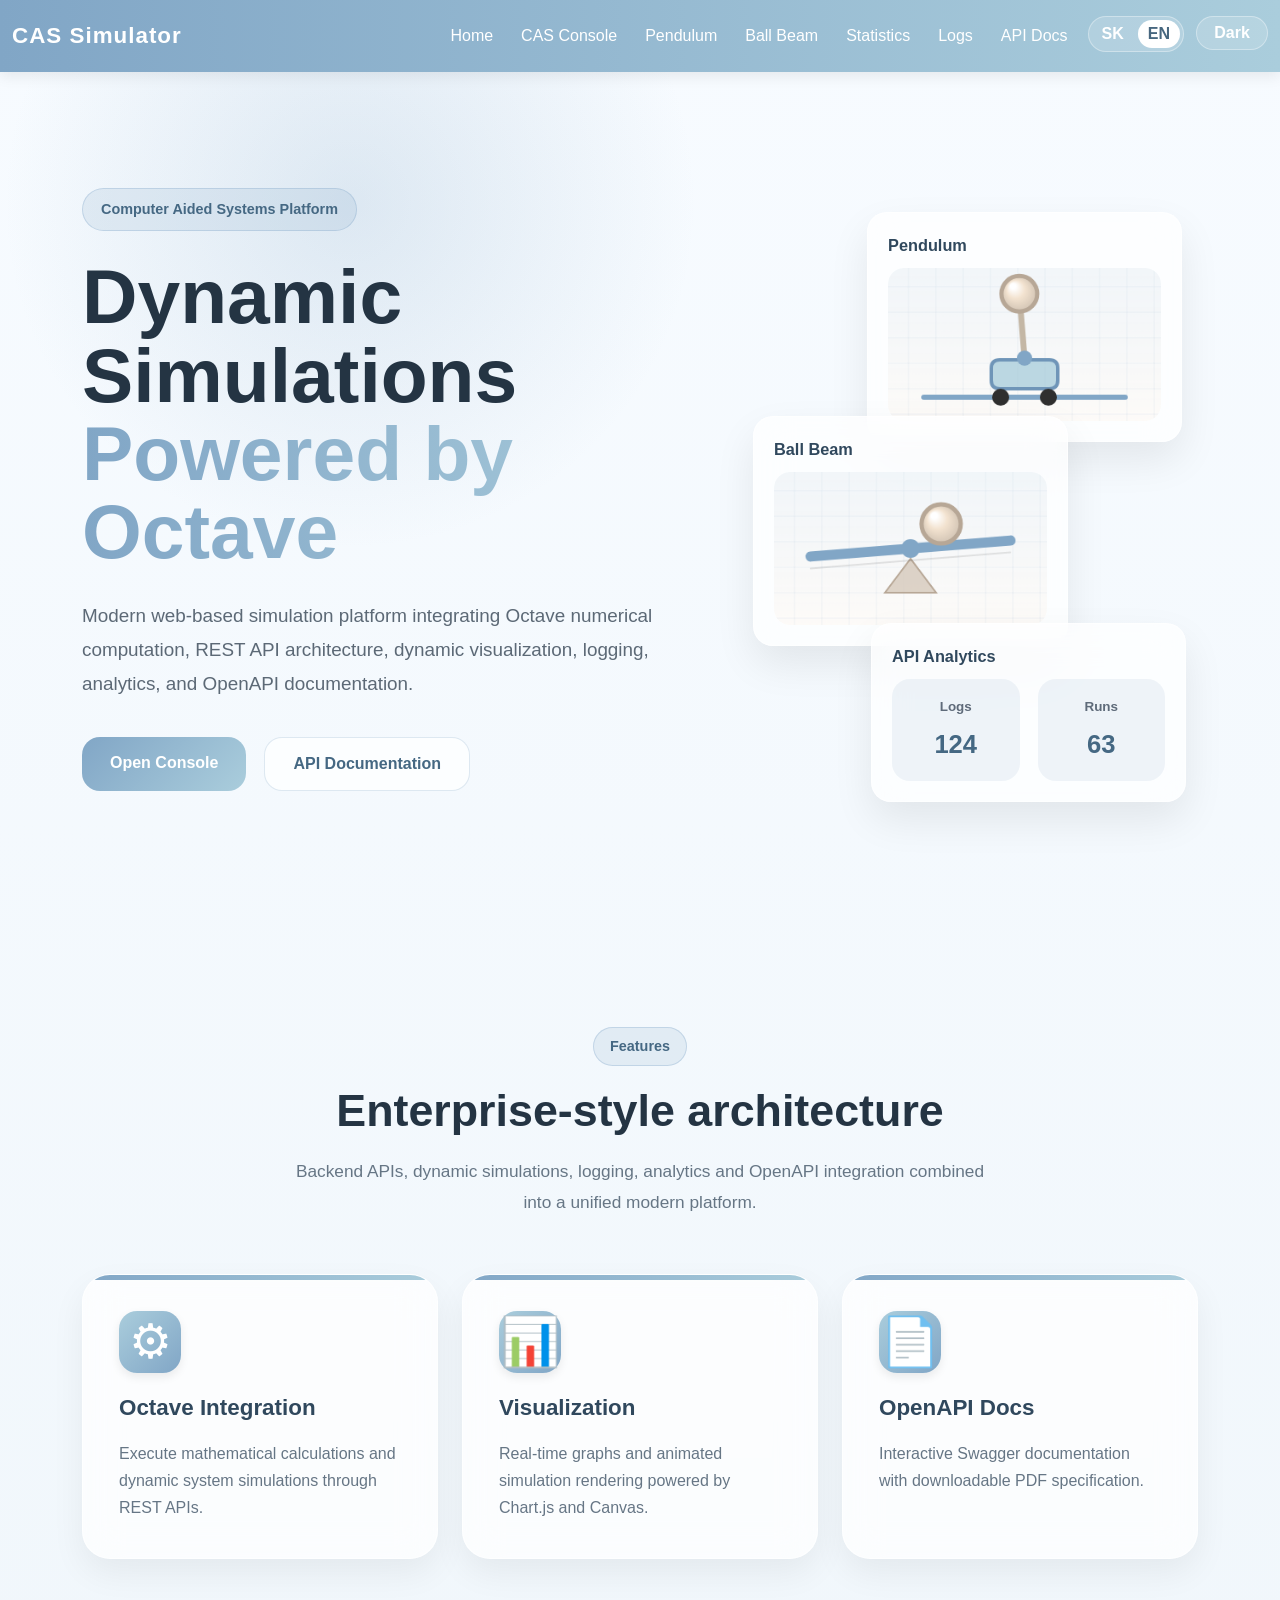
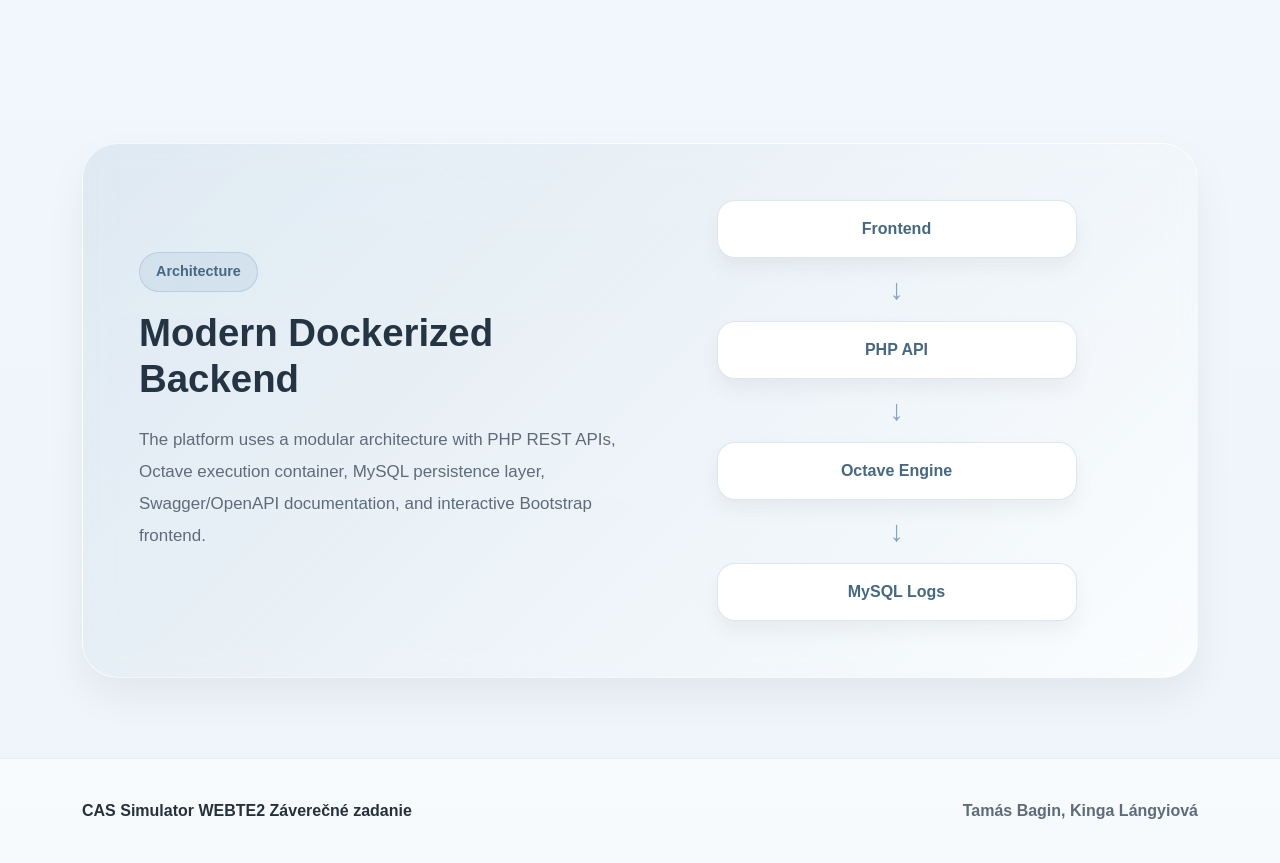
<file: frontend/index.html>
<!DOCTYPE html>
<html lang="en">
<head>

    <meta charset="UTF-8">
    <meta name="viewport" content="width=device-width, initial-scale=1.0">

    <title data-i18n-title="home.title">CAS Simulator</title>

    <link
            href="https://cdn.jsdelivr.net/npm/bootstrap@5.3.7/dist/css/bootstrap.min.css"
            rel="stylesheet"
    >

    <link rel="stylesheet" href="css/style.css">

</head>

<body class="home-body">

<nav class="navbar navbar-expand-lg navbar-dark bg-dark">

    <div class="container-fluid">

        <a
                class="navbar-brand"
                href="index.html"
        >
            CAS Simulator
        </a>

        <button
                class="navbar-toggler"
                type="button"
                data-bs-toggle="collapse"
                data-bs-target="#navbarNav"
        >
            <span class="navbar-toggler-icon"></span>
        </button>

        <div
                class="collapse navbar-collapse"
                id="navbarNav"
        >

            <ul class="navbar-nav ms-auto">

                <li class="nav-item">
                    <a
                            class="nav-link active"
                            href="index.html"
                            data-i18n="nav.home"
                    >
                        Home
                    </a>
                </li>

                <li class="nav-item">
                    <a
                            class="nav-link"
                            href="pages/console.html"
                            data-i18n="nav.console"
                    >
                        CAS Console
                    </a>
                </li>

                <li class="nav-item">
                    <a
                            class="nav-link"
                            href="pages/pendulum.html"
                            data-i18n="nav.pendulum"
                    >
                        Pendulum
                    </a>
                </li>

                <li class="nav-item">
                    <a
                            class="nav-link"
                            href="pages/ballbeam.html"
                            data-i18n="nav.ballbeam"
                    >
                        Ball Beam
                    </a>
                </li>

                <li class="nav-item">
                    <a
                            class="nav-link"
                            href="pages/stats.html"
                            data-i18n="nav.stats"
                    >
                        Statistics
                    </a>
                </li>

                <li class="nav-item">
                    <a
                            class="nav-link"
                            href="pages/logs.html"
                            data-i18n="nav.logs"
                    >
                        Logs
                    </a>
                </li>

                <li class="nav-item">
                    <a
                            class="nav-link"
                            href="pages/docs.html"
                            data-i18n="nav.docs"
                    >
                        API Docs
                    </a>
                </li>

                <li class="nav-item">
                    <div class="language-switcher">
                        <button class="language-button" type="button" data-lang="sk" data-i18n="lang.sk">SK</button>
                        <button class="language-button" type="button" data-lang="en" data-i18n="lang.en">EN</button>
                    </div>
                </li>

            </ul>

        </div>

    </div>

</nav>

<section class="hero-section">

    <div class="hero-background-glow"></div>

    <div class="container">

        <div class="row align-items-center min-vh-75">

            <div class="col-lg-7">

                <div class="hero-content">

                    <div class="hero-badge" data-i18n="home.heroBadge">
                        Computer Aided Systems Platform
                    </div>

                    <h1 class="hero-title">
                        <span data-i18n="home.heroTitle">Dynamic Simulations</span>
                        <span
                                class="hero-gradient-text"
                                data-i18n="home.heroTitleAccent"
                        >
                            Powered by Octave
                        </span>
                    </h1>

                    <p class="hero-description" data-i18n="home.heroDescription">

                        Modern web-based simulation platform integrating Octave numerical computation, REST API architecture, dynamic visualization, logging, analytics, and OpenAPI documentation.

                    </p>

                    <div class="hero-actions">

                        <a
                                href="pages/console.html"
                                class="btn hero-btn-primary"
                                data-i18n="home.openConsole"
                        >
                            Open Console
                        </a>

                        <a
                                href="pages/docs.html"
                                class="btn hero-btn-secondary"
                                data-i18n="home.apiDocumentation"
                        >
                            API Documentation
                        </a>

                    </div>

                </div>

            </div>

            <div class="col-lg-5">

                <div class="hero-visual">

                    <div class="floating-card floating-card-1">

                        <div class="floating-card-title" data-i18n="nav.pendulum">
                            Pendulum
                        </div>

                        <canvas
                                id="homePendulumPreview"
                                class="home-preview-canvas"
                                width="320"
                                height="180"
                        ></canvas>

                    </div>

                    <div class="floating-card floating-card-2">

                        <div class="floating-card-title" data-i18n="nav.ballbeam">
                            Ball Beam
                        </div>

                        <canvas
                                id="homeBallBeamPreview"
                                class="home-preview-canvas"
                                width="320"
                                height="180"
                        ></canvas>

                    </div>

                    <div class="floating-card floating-card-3">

                        <div class="floating-card-title" data-i18n="home.apiAnalytics">
                            API Analytics
                        </div>

                        <div class="mini-stats">

                            <div class="mini-stat">
                                <span data-i18n="nav.logs">Logs</span>
                                <strong>124</strong>
                            </div>

                            <div class="mini-stat">
                                <span data-i18n="home.runs">Runs</span>
                                <strong>63</strong>
                            </div>

                        </div>

                    </div>

                </div>

            </div>

        </div>

    </div>

</section>

<section class="features-section">

    <div class="container">

        <div class="section-header">

            <div class="section-badge" data-i18n="home.featuresBadge">
                Features
            </div>

            <h2 class="section-title" data-i18n="home.featuresTitle">
                Enterprise-style architecture
            </h2>

            <p class="section-description" data-i18n="home.featuresDescription">

                Backend APIs, dynamic simulations, logging, analytics and OpenAPI integration combined into a unified modern platform.

            </p>

        </div>

        <div class="row">

            <div class="col-lg-4 mb-4">

                <div class="feature-card">

                    <div class="feature-icon">
                        ⚙
                    </div>

                    <h3 class="feature-title" data-i18n="home.octaveIntegrationTitle">
                        Octave Integration
                    </h3>

                    <p class="feature-description" data-i18n="home.octaveIntegrationText">

                        Execute mathematical calculations and dynamic system simulations through REST APIs.

                    </p>

                </div>

            </div>

            <div class="col-lg-4 mb-4">

                <div class="feature-card">

                    <div class="feature-icon">
                        📊
                    </div>

                    <h3 class="feature-title" data-i18n="home.visualizationTitle">
                        Visualization
                    </h3>

                    <p class="feature-description" data-i18n="home.visualizationText">

                        Real-time graphs and animated simulation rendering powered by Chart.js and Canvas.

                    </p>

                </div>

            </div>

            <div class="col-lg-4 mb-4">

                <div class="feature-card">

                    <div class="feature-icon">
                        📄
                    </div>

                    <h3 class="feature-title" data-i18n="home.openapiTitle">
                        OpenAPI Docs
                    </h3>

                    <p class="feature-description" data-i18n="home.openapiText">

                        Interactive Swagger documentation with downloadable PDF specification.

                    </p>

                </div>

            </div>

        </div>

    </div>

</section>

<section class="architecture-section">

    <div class="container">

        <div class="architecture-card">

            <div class="row align-items-center">

                <div class="col-lg-6">

                    <div class="section-badge" data-i18n="home.architectureBadge">
                        Architecture
                    </div>

                    <h2 class="architecture-title" data-i18n="home.architectureTitle">
                        Modern Dockerized Backend
                    </h2>

                    <p class="architecture-description" data-i18n="home.architectureDescription">

                        The platform uses a modular architecture with PHP REST APIs, Octave execution container, MySQL persistence layer, Swagger/OpenAPI documentation, and interactive Bootstrap frontend.

                    </p>

                </div>

                <div class="col-lg-6">

                    <div class="architecture-diagram">

                        <div class="arch-node">
                            Frontend
                        </div>

                        <div class="arch-arrow">
                            ↓
                        </div>

                        <div class="arch-node">
                            PHP API
                        </div>

                        <div class="arch-arrow">
                            ↓
                        </div>

                        <div class="arch-node">
                            Octave Engine
                        </div>

                        <div class="arch-arrow">
                            ↓
                        </div>

                        <div class="arch-node">
                            MySQL Logs
                        </div>

                    </div>

                </div>

            </div>

        </div>

    </div>

</section>

<footer class="footer-section">

    <div class="container">

        <div class="footer-content">

            <div class="footer-title">
                CAS Simulator WEBTE2 Záverečné zadanie
            </div>

            <div class="footer-authors">
                Tamás Bagin, Kinga Lángyiová
            </div>

        </div>

    </div>

</footer>

<script src="https://cdn.jsdelivr.net/npm/bootstrap@5.3.7/dist/js/bootstrap.bundle.min.js"></script>
<script src="js/loading.js"></script>
<script src="js/translations.js"></script>
<script src="js/i18n.js"></script>
<script src="js/theme.js"></script>
<script src="js/toast.js"></script>
<script src="js/home.js"></script>

</body>
</html>
</file>
<file: frontend/css/style.css>
:root {
    --primary-blue: #81A6C6;
    --accent-blue: #81A6C6;
    --secondary-blue: #AACDDC;
    --soft-beige: #F3E3D0;
    --warm-brown: #D2C4B4;
    --dark-text: #26313b;
    --muted-text: #657487;
    --light-bg: #fbfaf8;
}

body {
    min-height: 100vh;
    color: var(--dark-text);
    font-family: "Segoe UI", Arial, sans-serif;
    background:
            linear-gradient(
                    135deg,
                    #f8f0e7,
                    #ffffff 52%,
                    #eef6f8
            );
}

/* Navbar */

.navbar {
    padding-top: 14px;
    padding-bottom: 14px;
    background:
            linear-gradient(
                    90deg,
                    var(--primary-blue),
                    var(--secondary-blue)
            ) !important;
    box-shadow:
            0 4px 14px rgba(0,0,0,0.08);
}

.navbar-brand {
    font-size: 1.4rem;
    font-weight: 700;
    letter-spacing: 1px;
}

.nav-link {
    margin-left: 12px;
    color: white !important;
    font-weight: 500;
    transition: all 0.2s ease;
}

.nav-link:hover {
    transform: translateY(-2px);
    opacity: 0.85;
}

.language-switcher {
    display: inline-flex;
    align-items: center;
    gap: 4px;
    margin-left: 12px;
    padding: 3px;
    border: 1px solid rgba(255,255,255,0.35);
    border-radius: 999px;
    background: rgba(255,255,255,0.16);
}

.language-button {
    min-width: 42px;
    padding: 6px 10px;
    border: 0;
    border-radius: 999px;
    color: white;
    background: transparent;
    font-weight: 700;
    line-height: 1;
}

.language-button.active {
    color: #47677f;
    background: white;
}

.theme-toggle {
    min-width: 72px;
    margin-left: 12px;
    padding: 8px 14px;
    border: 1px solid rgba(255,255,255,0.35);
    border-radius: 999px;
    color: white;
    background: rgba(255,255,255,0.16);
    font-weight: 800;
    line-height: 1;
}

.theme-toggle:hover {
    background: rgba(255,255,255,0.26);
}

.language-select {
    min-width: 78px;
    border: 1px solid rgba(255,255,255,0.35);
    border-radius: 999px;
    color: #47677f;
    background-color: rgba(255,255,255,0.9);
    font-weight: 800;
}

/* Dark theme */

body.dark-theme {
    --dark-text: #e8edf3;
    --muted-text: #a8b5c3;
    --light-bg: #101820;
    color: var(--dark-text);
    background:
            linear-gradient(
                    135deg,
                    #0f151c,
                    #172431 52%,
                    #101820
            );
}

body.dark-theme.home-body {
    background:
            linear-gradient(
                    135deg,
                    #0f151c,
                    #172431 52%,
                    #101820
            );
}

body.dark-theme .navbar {
    background:
            linear-gradient(
                    90deg,
                    #263b4d,
                    #38566d
            ) !important;
    box-shadow:
            0 4px 18px rgba(0,0,0,0.32);
}

body.dark-theme .hero-card,
body.dark-theme .simulation-panel,
body.dark-theme .feature-card,
body.dark-theme .stat-card,
body.dark-theme .architecture-card,
body.dark-theme .floating-card {
    border-color: rgba(255,255,255,0.10);
    background:
            linear-gradient(
                    145deg,
                    rgba(29,42,54,0.94),
                    rgba(20,30,40,0.88)
            );
    box-shadow:
            0 18px 40px rgba(0,0,0,0.34);
}

body.dark-theme .hero-top-line {
    background:
            linear-gradient(
                    90deg,
                    #6f95b8,
                    #81A6C6,
                    #8d7f70
            );
}

body.dark-theme .main-title,
body.dark-theme .console-title,
body.dark-theme .output-title,
body.dark-theme .simulation-panel h4,
body.dark-theme .feature-title,
body.dark-theme .stat-label,
body.dark-theme .section-title,
body.dark-theme .architecture-title,
body.dark-theme .floating-card-title,
body.dark-theme .hero-title {
    color: #e8edf3;
}

body.dark-theme .main-subtitle,
body.dark-theme .feature-text,
body.dark-theme .feature-description,
body.dark-theme .stat-description,
body.dark-theme .section-description,
body.dark-theme .architecture-description,
body.dark-theme .hero-description,
body.dark-theme .footer-content {
    color: #a8b5c3;
}

body.dark-theme .hero-badge,
body.dark-theme .section-badge,
body.dark-theme .simulation-status,
body.dark-theme .quick-example-btn,
body.dark-theme .btn-outline-secondary,
body.dark-theme .language-select {
    border-color: rgba(129,166,198,0.30);
    color: #d7e5f2;
    background: rgba(129,166,198,0.14);
}

body.dark-theme .language-button.active,
body.dark-theme .theme-toggle {
    color: #d7e5f2;
    background: rgba(129,166,198,0.22);
}

body.dark-theme .form-control,
body.dark-theme .command-input,
body.dark-theme textarea.form-control {
    border-color: rgba(129,166,198,0.34);
    color: #e8edf3;
    background: rgba(13,21,29,0.78);
}

body.dark-theme .form-control::placeholder,
body.dark-theme .command-input::placeholder {
    color: #8190a0;
}

body.dark-theme .console-box {
    border-color: rgba(129,166,198,0.24);
    color: #e8edf3;
    background:
            linear-gradient(
                    180deg,
                    rgba(13,21,29,0.88),
                    rgba(20,30,40,0.88)
            );
    box-shadow:
            0 14px 30px rgba(0,0,0,0.24);
}

body.dark-theme .console-muted,
body.dark-theme .quick-title,
body.dark-theme .console-label,
body.dark-theme .log-command {
    color: #a8b5c3;
}

body.dark-theme canvas,
body.dark-theme .home-preview-canvas {
    background: #162230;
}

body.dark-theme .custom-table thead th {
    color: #a8b5c3;
}

body.dark-theme .custom-table tbody tr {
    background: rgba(21,32,43,0.84);
}

body.dark-theme .custom-table tbody td {
    color: #e8edf3;
}

body.dark-theme .status-badge.success,
body.dark-theme .animation-type-badge {
    color: #d7e5f2;
    background: rgba(129,166,198,0.22);
}

body.dark-theme .animation-type-badge.ball,
body.dark-theme .animation-type-badge.ball-beam-badge {
    color: #ead9c6;
    background: rgba(210,196,180,0.20);
}

body.dark-theme .footer-section {
    background: rgba(11,17,24,0.72);
}

body.dark-theme .footer-title {
    color: #e8edf3;
}

body.dark-theme .footer-subtitle,
body.dark-theme .footer-authors {
    color: #a8b5c3;
}

body.dark-theme .docs-frame-wrapper,
body.dark-theme #swagger-ui,
body.dark-theme #swagger-ui .swagger-ui {
    background: #111b26;
    color: #e8edf3;
}

/* Home landing */

.home-body {
    background:
            linear-gradient(
                    135deg,
                    #f8f0e7,
                    #ffffff 52%,
                    #eef6f8
            );
}

.hero-section {
    position: relative;
    overflow: hidden;
    padding: 96px 0 78px;
}

.hero-background-glow {
    position: absolute;
    inset: 0;
    pointer-events: none;
    background:
            radial-gradient(circle at 82% 20%, rgba(129,166,198,0.24), transparent 34%),
            radial-gradient(circle at 20% 88%, rgba(210,196,180,0.24), transparent 32%);
}

.min-vh-75 {
    min-height: 75vh;
}

.hero-content {
    position: relative;
    z-index: 1;
}

.hero-badge,
.section-badge {
    display: inline-flex;
    align-items: center;
    margin-bottom: 18px;
    padding: 8px 14px;
    border: 1px solid rgba(129,166,198,0.32);
    border-radius: 999px;
    color: #47677f;
    background: rgba(255,255,255,0.72);
    font-size: 0.9rem;
    font-weight: 800;
}

.hero-title {
    max-width: 760px;
    margin-bottom: 26px;
    color: var(--dark-text);
    font-size: clamp(3rem, 6vw, 5.8rem);
    font-weight: 900;
    line-height: 1.02;
}

.hero-gradient-text {
    display: block;
    color: var(--primary-blue);
}

.hero-description {
    max-width: 720px;
    margin-bottom: 34px;
    color: #5f6b7a;
    font-size: 1.25rem;
    line-height: 1.65;
}

.hero-actions {
    display: flex;
    flex-wrap: wrap;
    gap: 14px;
}

.hero-btn-primary,
.hero-btn-secondary {
    padding: 14px 26px;
    border-radius: 16px;
    font-weight: 800;
}

.hero-btn-primary {
    color: white;
    background:
            linear-gradient(
                    135deg,
                    var(--primary-blue),
                    #6f95b8
            );
}

.hero-btn-primary:hover {
    color: white;
    opacity: 0.92;
}

.hero-btn-secondary {
    border: 1px solid rgba(129,166,198,0.36);
    color: #47677f;
    background: rgba(255,255,255,0.72);
}

.hero-visual {
    position: relative;
    width: min(100%, 520px);
    min-height: 640px;
    margin-left: auto;
}

.floating-card {
    position: absolute;
    width: 300px;
    padding: 20px;
    border: 1px solid rgba(255,255,255,0.62);
    border-radius: 20px;
    background: rgba(255,255,255,0.78);
    box-shadow:
            0 16px 34px rgba(129,166,198,0.16),
            0 8px 18px rgba(210,196,180,0.14);
    backdrop-filter: blur(14px);
}

.floating-card-1 {
    top: 10px;
    right: 22px;
}

.floating-card-2 {
    top: 226px;
    left: 0;
    z-index: 2;
}

.floating-card-3 {
    right: 28px;
    bottom: 0;
    z-index: 3;
}

.floating-card-title {
    margin-bottom: 14px;
    color: var(--dark-text);
    font-size: 1.02rem;
    font-weight: 800;
}

.pendulum-mini {
    position: relative;
    height: 96px;
    border-radius: 14px;
    background:
            linear-gradient(
                    180deg,
                    rgba(129,166,198,0.12),
                    rgba(243,227,208,0.18)
            );
}

.pendulum-mini-track {
    position: absolute;
    top: 20px;
    left: 46px;
    width: 160px;
    height: 10px;
    border-radius: 999px;
    background: var(--primary-blue);
}

.pendulum-mini-pivot {
    position: absolute;
    top: 13px;
    left: 121px;
    width: 24px;
    height: 24px;
    border: 5px solid #6f95b8;
    border-radius: 50%;
    background: white;
    z-index: 2;
}

.pendulum-mini-rod {
    position: absolute;
    top: 34px;
    left: 131px;
    width: 6px;
    height: 46px;
    border-radius: 999px;
    background: #6f95b8;
    transform: rotate(18deg);
    transform-origin: top center;
}

.pendulum-mini-bob {
    position: absolute;
    top: 67px;
    left: 135px;
    width: 34px;
    height: 34px;
    border: 5px solid #b7a796;
    border-radius: 50%;
    background:
            radial-gradient(circle at 35% 30%, white, var(--soft-beige) 48%, var(--warm-brown));
    box-shadow:
            0 10px 20px rgba(129,166,198,0.16);
}

.floating-ballbeam {
    position: relative;
    height: 118px;
    overflow: hidden;
}

.beam {
    position: absolute;
    top: 66px;
    left: 18px;
    right: 18px;
    height: 10px;
    border-radius: 999px;
    background: var(--primary-blue);
    transform: rotate(-7deg);
    z-index: 1;
}

.beam-support {
    position: absolute;
    left: 50%;
    bottom: 14px;
    width: 0;
    height: 0;
    border-left: 28px solid transparent;
    border-right: 28px solid transparent;
    border-bottom: 54px solid rgba(210,196,180,0.72);
    transform: translateX(-50%);
    z-index: 0;
}

.ball {
    position: absolute;
    top: 41px;
    left: 56%;
    width: 36px;
    height: 36px;
    border: 4px solid #b7a796;
    border-radius: 50%;
    background:
            radial-gradient(circle at 35% 30%, white, var(--soft-beige) 48%, var(--warm-brown));
    z-index: 2;
}

.mini-stats {
    display: grid;
    grid-template-columns: repeat(2, minmax(0, 1fr));
    gap: 12px;
}

.mini-stat {
    padding: 14px;
    border-radius: 14px;
    background: rgba(129,166,198,0.12);
}

.mini-stat span,
.mini-stat strong {
    display: block;
}

.mini-stat span {
    color: #5f6b7a;
    font-size: 0.84rem;
    font-weight: 700;
}

.mini-stat strong {
    color: var(--dark-text);
    font-size: 1.75rem;
    font-weight: 900;
}

.features-section,
.architecture-section {
    padding: 76px 0;
}

.section-header {
    max-width: 760px;
    margin: 0 auto 46px;
    text-align: center;
}

.section-title,
.architecture-title {
    margin-bottom: 18px;
    color: var(--dark-text);
    font-size: clamp(2rem, 4vw, 3.2rem);
    font-weight: 900;
}

.section-description,
.architecture-description {
    color: #5f6b7a;
    font-size: 1.15rem;
    line-height: 1.7;
}

.feature-description {
    margin-bottom: 0;
    color: #666;
    line-height: 1.65;
}

.architecture-card {
    padding: 44px;
    border: 1px solid rgba(255,255,255,0.58);
    border-radius: 28px;
    background: rgba(255,255,255,0.76);
    box-shadow:
            0 14px 34px rgba(129,166,198,0.14);
    backdrop-filter: blur(14px);
}

.architecture-diagram {
    display: grid;
    justify-items: center;
    gap: 12px;
}

.arch-node {
    width: min(100%, 360px);
    padding: 16px 22px;
    border: 1px solid rgba(129,166,198,0.28);
    border-radius: 16px;
    color: var(--dark-text);
    background: rgba(255,255,255,0.86);
    font-weight: 850;
    text-align: center;
}

.arch-arrow {
    color: #6f95b8;
    font-size: 1.6rem;
    font-weight: 900;
}

.footer-section {
    padding: 34px 0;
    color: #5f6b7a;
    background: rgba(255,255,255,0.44);
}

.footer-content {
    display: flex;
    flex-wrap: wrap;
    align-items: center;
    justify-content: center;
    gap: 12px;
    text-align: center;
    font-weight: 700;
}

.footer-title {
    color: var(--dark-text);
    font-weight: 900;
}

.footer-subtitle,
.footer-authors {
    color: #5f6b7a;
}

.footer-subtitle::before,
.footer-authors::before {
    content: "";
    margin-right: 0;
}

@media (max-width: 991px) {
    .hero-section {
        padding: 72px 0 54px;
    }

    .hero-visual {
        display: grid;
        grid-template-columns: repeat(2, minmax(0, 1fr));
        gap: 18px;
        width: 100%;
        min-height: 0;
        margin: 42px 0 0;
    }

    .floating-card,
    .floating-card-1,
    .floating-card-2,
    .floating-card-3 {
        position: static;
        width: 100%;
    }

    .floating-card-3 {
        grid-column: 1 / -1;
    }
}

@media (max-width: 576px) {
    .hero-visual {
        grid-template-columns: 1fr;
    }

    .hero-title {
        font-size: 2.7rem;
    }

    .hero-description {
        font-size: 1.08rem;
    }

    .architecture-card {
        padding: 28px;
    }
}

/* Hero Section */

.hero-card {
    overflow: hidden;
    border: 1px solid rgba(255,255,255,0.3);
    border-radius: 28px;
    background:
            linear-gradient(
                    145deg,
                    rgba(255,255,255,0.92),
                    rgba(243,227,208,0.42)
            );
    box-shadow:
            0 12px 32px rgba(0,0,0,0.08);
    backdrop-filter: blur(12px);
}

.hero-top-line {
    height: 8px;
    background:
            linear-gradient(
                    90deg,
                    var(--primary-blue),
                    var(--secondary-blue),
                    var(--soft-beige)
            );
}

.main-title {
    margin-bottom: 20px;
    color: var(--primary-blue);
    font-size: 3rem;
    font-weight: 800;
}

.main-subtitle {
    color: #666;
    font-size: 1.2rem;
    line-height: 1.7;
}

/* Feature Cards */

.feature-card {
    position: relative;
    height: 100%;
    overflow: hidden;
    padding: 28px;
    border: 1px solid rgba(255,255,255,0.4);
    border-radius: 22px;
    background: rgba(255,255,255,0.8);
    box-shadow:
            0 8px 20px rgba(0,0,0,0.05);
    transition: all 0.25s ease;
}

.feature-card::before {
    content: "";
    position: absolute;
    top: 0;
    left: 0;
    width: 100%;
    height: 5px;
    background:
            linear-gradient(
                    90deg,
                    var(--primary-blue),
                    var(--secondary-blue)
            );
}

.feature-card:hover {
    transform: translateY(-6px);
    box-shadow:
            0 14px 28px rgba(0,0,0,0.08);
}

.feature-icon {
    width: 62px;
    height: 62px;
    display: flex;
    align-items: center;
    justify-content: center;
    margin-bottom: 20px;
    border-radius: 18px;
    color: white;
    font-size: 1.5rem;
    background:
            linear-gradient(
                    135deg,
                    var(--secondary-blue),
                    var(--primary-blue)
            );
    box-shadow:
            0 4px 10px rgba(0,0,0,0.08);
}

.feature-title {
    margin-bottom: 10px;
    font-size: 1.2rem;
    font-weight: 700;
}

.feature-text {
    color: #666;
    line-height: 1.6;
}

/* Buttons */

.btn-primary {
    padding: 14px 30px;
    border: none;
    border-radius: 20px;
    background:
            linear-gradient(
                    135deg,
                    var(--primary-blue),
                    #6f95b8
            );
    font-weight: 700;
    transition: all 0.2s ease;
}

.btn-primary:hover {
    transform: translateY(-2px);
    opacity: 0.92;
}

/* Console */

.console-page {
    max-width: 1220px;
}

.console-shell {
    max-width: 1120px;
    padding: 38px;
    border: 1px solid rgba(210,196,180,0.68);
    border-radius: 22px;
    background:
            linear-gradient(
                    145deg,
                    rgba(255,255,255,0.96),
                    rgba(243,227,208,0.34)
            );
    box-shadow:
            0 18px 36px rgba(129,166,198,0.18),
            0 8px 18px rgba(210,196,180,0.18);
}

.console-title {
    margin-bottom: 28px;
    color: var(--dark-text);
    font-size: 2.2rem;
    font-weight: 800;
}

.console-form-label,
.output-title {
    color: var(--dark-text);
    font-weight: 800;
}

.output-title {
    margin-bottom: 18px;
    font-size: 1.9rem;
}

.command-input {
    min-height: 260px;
    border: 2px solid var(--secondary-blue);
    border-radius: 18px;
    background: rgba(255,255,255,0.94);
    box-shadow:
            inset 0 2px 5px rgba(129,166,198,0.08);
    font-family: Consolas, "Courier New", monospace;
}

.command-input:focus {
    border-color: var(--primary-blue);
    box-shadow:
            0 0 0 0.22rem rgba(129,166,198,0.22);
}

.execute-button {
    min-width: 150px;
    margin-top: 6px;
    font-size: 1.05rem;
}

.console-divider {
    margin: 32px 0 26px;
    border-color: var(--warm-brown);
    opacity: 0.9;
}

.console-box {
    width: 100%;
    min-height: 0;
    overflow-x: auto;
    padding: 28px 34px;
    border: 1px solid rgba(210,196,180,0.72);
    border-radius: 18px;
    color: var(--dark-text);
    background:
            linear-gradient(
                    180deg,
                    rgba(255,255,255,0.96),
                    rgba(250,246,240,0.96)
            );
    box-shadow:
            0 14px 30px rgba(129,166,198,0.13);
    font-family: Consolas, "Courier New", monospace;
    font-size: 1rem;
    line-height: 1.65;
}

.console-output-box {
    min-height: 424px;
}

.console-success {
    margin-bottom: 22px;
    padding: 8px 0 8px 22px;
    border-left: 5px solid var(--primary-blue);
}

.console-result {
    white-space: pre-wrap;
    font-size: 1.08rem;
    font-weight: 600;
}

.console-number {
    color: #5d86ad;
}

.console-info {
    margin-top: 20px;
    padding-top: 20px;
    border-top: 1px solid rgba(210,196,180,0.78);
    color: var(--muted-text);
    white-space: pre-wrap;
}

.console-message {
    margin: 0;
    white-space: pre-wrap;
}

.console-label {
    display: flex;
    align-items: center;
    gap: 12px;
    margin-bottom: 14px;
    color: #6f95b8;
    font-size: 1.05rem;
    font-weight: 800;
    letter-spacing: 0;
}

.console-label::before {
    content: "i";
    width: 30px;
    height: 30px;
    display: inline-flex;
    align-items: center;
    justify-content: center;
    border-radius: 50%;
    color: white;
    background:
            linear-gradient(
                    135deg,
                    var(--primary-blue),
                    var(--secondary-blue)
            );
    font-family: Georgia, serif;
    font-size: 1.05rem;
    font-weight: 700;
}

.console-muted {
    color: var(--muted-text);
}

.console-error .console-label {
    color: #8b6f58;
}

.console-error .console-label::before {
    content: "!";
    background: var(--warm-brown);
}

/* Textarea */

textarea.form-control {
    padding: 18px;
    resize: none;
}

/* Card */

.card {
    overflow: hidden;
    border: none;
    border-radius: 28px;
    background:
            rgba(255,255,255,0.75);
    box-shadow:
            0 12px 28px rgba(0,0,0,0.06);
    backdrop-filter: blur(10px);
}

.btn-outline-secondary {

    border-radius: 14px;

    padding:
            12px 22px;

    font-weight: 600;

    border-color: var(--warm-brown);

    color: #5f5f5f;

    background: rgba(255,255,255,0.55);
}

.btn-outline-secondary:hover {

    background: var(--warm-brown);

    border-color: var(--warm-brown);

    color: white;
}

.btn-example {

    border-radius: 999px;

    background:
            rgba(129,166,198,0.14);

    color: #47677f;

    border:
            1px solid rgba(129,166,198,0.28);

    padding:
            8px 14px;

    font-weight: 600;
}

.btn-example:hover {

    background:
            rgba(129,166,198,0.25);

    color: #2f4f67;
}

.console-error {

    border-left:
            6px solid #c68181;

    padding-left: 26px;

    color: #7a3b3b;

    font-weight: 500;
}

.console-loading {

    display: flex;

    align-items: center;

    gap: 12px;

    color: #5f6b7a;

    font-weight: 600;
}

.console-spinner {

    width: 18px;
    height: 18px;

    border-radius: 50%;

    border:
            3px solid rgba(129,166,198,0.25);

    border-top-color:
            var(--primary-blue);

    animation:
            spin 0.8s linear infinite;
}

@keyframes spin {

    to {
        transform: rotate(360deg);
    }
}

/* Canvas */

canvas {
    width: 100%;
    border-radius: 18px;
    background: white;
}

/* Footer */

.footer {
    margin-top: 80px;
    padding: 30px;
    color: #777;
    text-align: center;
}

/* Responsive */

@media (max-width: 768px) {
    .main-title {
        font-size: 2.2rem;
    }

    .feature-card {
        margin-bottom: 20px;
    }

    .console-shell {
        padding: 24px;
        border-radius: 22px;
    }

    .command-input {
        min-height: 220px;
    }

    .console-box {
        min-height: 260px;
        padding: 24px 20px;
    }

    .console-output-box {
        min-height: 320px;
    }
}

/* Final home visual overrides */

body.home-body .hero-visual {
    width: min(100%, 520px);
    height: auto;
    min-height: 590px;
    margin-left: auto;
}

body.home-body .floating-card {
    width: 315px;
    padding: 20px;
    border-radius: 20px;
    animation: floatCard 6s ease-in-out infinite;
}

body.home-body .floating-card-1 {
    top: 18px;
    right: 16px;
    left: auto;
    bottom: auto;
}

body.home-body .floating-card-2 {
    top: 222px;
    left: 6px;
    right: auto;
    bottom: auto;
    animation-delay: 1s;
    z-index: 2;
}

body.home-body .floating-card-3 {
    right: 12px;
    bottom: -18px;
    left: auto;
    top: auto;
    animation-delay: 2s;
    z-index: 3;
}

body.home-body .floating-card-title {
    margin-bottom: 10px;
}

body.home-body .home-preview-canvas {
    width: 100%;
    height: auto;
    aspect-ratio: 16 / 9;
    display: block;
    border-radius: 16px;
    background: rgba(255,255,255,0.72);
}

body.home-body .pendulum-mini {
    position: relative;
    height: 142px;
    overflow: visible;
    border-radius: 14px;
    background:
            linear-gradient(
                    180deg,
                    rgba(129,166,198,0.12),
                    rgba(243,227,208,0.18)
            );
}

body.home-body .pendulum-mini-track {
    position: absolute;
    left: 24px;
    right: 24px;
    bottom: 24px;
    width: auto;
    height: 6px;
    border-radius: 999px;
    background: var(--primary-blue);
    transform: none;
    box-shadow:
            0 9px 0 rgba(47,47,47,0.10);
}

body.home-body .pendulum-mini-cart {
    position: absolute;
    left: 50%;
    bottom: 36px;
    width: 86px;
    height: 38px;
    border: 3px solid #6f95b8;
    border-radius: 12px;
    background: rgba(170,205,220,0.72);
    transform: translateX(-50%);
    z-index: 3;
}

body.home-body .pendulum-mini-wheel {
    position: absolute;
    bottom: 20px;
    width: 20px;
    height: 20px;
    border-radius: 50%;
    background: #2f2f2f;
    z-index: 4;
}

body.home-body .pendulum-mini-wheel-left {
    left: calc(50% - 38px);
}

body.home-body .pendulum-mini-wheel-right {
    left: calc(50% + 18px);
}

body.home-body .pendulum-mini-pivot {
    position: absolute;
    bottom: 71px;
    left: 50%;
    width: 16px;
    height: 16px;
    border: 0;
    border-radius: 50%;
    background: #6f95b8;
    transform: translateX(-50%);
    z-index: 5;
}

body.home-body .pendulum-mini-rod {
    position: absolute;
    bottom: 82px;
    left: 50%;
    width: 7px;
    height: 54px;
    border-radius: 999px;
    background: #c6b9a8;
    transform: translateX(-50%) rotate(-2deg);
    transform-origin: bottom center;
    z-index: 2;
}

body.home-body .pendulum-mini-bob {
    position: absolute;
    bottom: 124px;
    left: calc(50% - 2px);
    width: 42px;
    height: 42px;
    border: 5px solid #b7a796;
    border-radius: 50%;
    background:
            radial-gradient(circle at 35% 30%, white, var(--soft-beige) 48%, var(--warm-brown));
    transform: translateX(-50%);
    box-shadow:
            0 10px 20px rgba(129,166,198,0.16);
}

body.home-body .floating-ballbeam {
    position: relative;
    height: 132px;
    overflow: hidden;
    border-radius: 14px;
    background:
            linear-gradient(
                    180deg,
                    rgba(129,166,198,0.08),
                    rgba(243,227,208,0.14)
            );
}

body.home-body .beam-support {
    position: absolute;
    left: 50%;
    bottom: 16px;
    width: 0;
    height: 0;
    border-left: 25px solid transparent;
    border-right: 25px solid transparent;
    border-bottom: 58px solid rgba(210,196,180,0.72);
    transform: translateX(-50%);
    z-index: 0;
}

body.home-body .beam {
    position: absolute;
    top: 70px;
    left: 30px;
    right: 30px;
    width: auto;
    height: 11px;
    border-radius: 999px;
    background: var(--primary-blue);
    transform: rotate(-4deg);
    box-shadow:
            0 9px 0 rgba(47,47,47,0.10);
    z-index: 1;
}

body.home-body .ball {
    position: absolute;
    top: 37px;
    left: 57%;
    width: 40px;
    height: 40px;
    border: 4px solid #b7a796;
    border-radius: 50%;
    background:
            radial-gradient(circle at 35% 30%, white, var(--soft-beige) 48%, var(--warm-brown));
    box-shadow:
            0 6px 14px rgba(0,0,0,0.12);
    z-index: 2;
}

@media (max-width: 991px) {
    body.home-body .hero-visual {
        display: grid;
        grid-template-columns: repeat(2, minmax(0, 1fr));
        gap: 18px;
        width: 100%;
        min-height: 0;
        margin: 42px 0 0;
    }

    body.home-body .floating-card,
    body.home-body .floating-card-1,
    body.home-body .floating-card-2,
    body.home-body .floating-card-3 {
        position: static;
        width: 100%;
    }

    body.home-body .floating-card-3 {
        grid-column: 1 / -1;
    }
}

@media (max-width: 576px) {
    body.home-body .hero-visual {
        grid-template-columns: 1fr;
    }
}

/* Protect statistics badges from the home preview .ball drawing class. */
.animation-type-badge.ball,
.animation-type-badge.ball-beam-badge {
    position: static;
    top: auto;
    left: auto;
    width: auto;
    height: auto;
    transform: none;
    border: 0;
    border-radius: 999px;
    box-shadow: none;
    background: rgba(210,196,180,0.35);
    color: #6b5a49;
}

/* Final dark table overrides for Statistics and Logs. */
body.dark-theme .table,
body.dark-theme .custom-table {
    --bs-table-bg: transparent;
    --bs-table-color: #e8edf3;
    --bs-table-striped-bg: transparent;
    --bs-table-striped-color: #e8edf3;
    --bs-table-hover-bg: rgba(129,166,198,0.12);
    --bs-table-hover-color: #ffffff;
    color: #e8edf3;
}

body.dark-theme .custom-table thead,
body.dark-theme .custom-table thead tr,
body.dark-theme .custom-table thead th {
    border-color: transparent;
    color: #c3cfda;
    background: rgba(13,21,29,0.78);
}

body.dark-theme .custom-table tbody tr {
    background: rgba(21,32,43,0.92);
    box-shadow:
            0 2px 0 rgba(255,255,255,0.06);
}

body.dark-theme .custom-table tbody td {
    border-color: transparent;
    color: #e8edf3;
    background: rgba(21,32,43,0.92);
}

body.dark-theme .custom-table tbody tr:hover td {
    background: rgba(31,47,62,0.96);
}

body.dark-theme .custom-table .text-muted,
body.dark-theme .custom-table .log-command {
    color: #c3cfda !important;
}

body.dark-theme .custom-table .status-badge.success,
body.dark-theme .custom-table .animation-type-badge {
    color: #dcecff;
    background: rgba(129,166,198,0.28);
}

body.dark-theme .custom-table .animation-type-badge.ball,
body.dark-theme .custom-table .animation-type-badge.ball-beam-badge {
    color: #f2dfc8;
    background: rgba(210,196,180,0.24);
}

body.dark-theme .custom-table .status-badge.error {
    color: #ffd9d9;
    background: rgba(198,129,129,0.24);
}

/* Swagger UI dark mode */
body.dark-theme #swagger-ui,
body.dark-theme #swagger-ui .swagger-ui,
body.dark-theme #swagger-ui .swagger-ui .info,
body.dark-theme #swagger-ui .swagger-ui .scheme-container,
body.dark-theme #swagger-ui .swagger-ui .wrapper {
    background: #111b26;
    color: #e8edf3;
}

body.dark-theme #swagger-ui .swagger-ui .info .title,
body.dark-theme #swagger-ui .swagger-ui .info p,
body.dark-theme #swagger-ui .swagger-ui .info li,
body.dark-theme #swagger-ui .swagger-ui .info table,
body.dark-theme #swagger-ui .swagger-ui .info .base-url,
body.dark-theme #swagger-ui .swagger-ui h1,
body.dark-theme #swagger-ui .swagger-ui h2,
body.dark-theme #swagger-ui .swagger-ui h3,
body.dark-theme #swagger-ui .swagger-ui h4,
body.dark-theme #swagger-ui .swagger-ui h5,
body.dark-theme #swagger-ui .swagger-ui label,
body.dark-theme #swagger-ui .swagger-ui .servers-title,
body.dark-theme #swagger-ui .swagger-ui .opblock-tag,
body.dark-theme #swagger-ui .swagger-ui .parameter__name,
body.dark-theme #swagger-ui .swagger-ui .parameter__type,
body.dark-theme #swagger-ui .swagger-ui .prop-format,
body.dark-theme #swagger-ui .swagger-ui .response-col_status,
body.dark-theme #swagger-ui .swagger-ui .response-col_description,
body.dark-theme #swagger-ui .swagger-ui table thead tr td,
body.dark-theme #swagger-ui .swagger-ui table thead tr th,
body.dark-theme #swagger-ui .swagger-ui table tbody tr td {
    color: #e8edf3;
}

body.dark-theme #swagger-ui .swagger-ui .info .title small,
body.dark-theme #swagger-ui .swagger-ui .info .title small pre,
body.dark-theme #swagger-ui .swagger-ui code,
body.dark-theme #swagger-ui .swagger-ui .model-title,
body.dark-theme #swagger-ui .swagger-ui .model,
body.dark-theme #swagger-ui .swagger-ui .model .property,
body.dark-theme #swagger-ui .swagger-ui .model .property.primitive {
    color: #c3cfda;
}

body.dark-theme #swagger-ui .swagger-ui a,
body.dark-theme #swagger-ui .swagger-ui .info a {
    color: #8fb8e1;
}

body.dark-theme #swagger-ui .swagger-ui .scheme-container,
body.dark-theme #swagger-ui .swagger-ui .servers,
body.dark-theme #swagger-ui .swagger-ui .auth-wrapper,
body.dark-theme #swagger-ui .swagger-ui .opblock,
body.dark-theme #swagger-ui .swagger-ui .model-box,
body.dark-theme #swagger-ui .swagger-ui section.models,
body.dark-theme #swagger-ui .swagger-ui .responses-inner,
body.dark-theme #swagger-ui .swagger-ui .opblock-body,
body.dark-theme #swagger-ui .swagger-ui .execute-wrapper {
    border-color: rgba(129,166,198,0.20);
    background: rgba(21,32,43,0.88);
    box-shadow: none;
}

body.dark-theme #swagger-ui .swagger-ui .opblock .opblock-section-header {
    background: rgba(13,21,29,0.82);
    box-shadow: none;
}

body.dark-theme #swagger-ui .swagger-ui .opblock.opblock-get {
    border-color: #5c94d6;
    background: rgba(92,148,214,0.10);
}

body.dark-theme #swagger-ui .swagger-ui .opblock.opblock-post {
    border-color: #63c789;
    background: rgba(99,199,137,0.10);
}

body.dark-theme #swagger-ui .swagger-ui .opblock.opblock-delete {
    border-color: #d77979;
    background: rgba(215,121,121,0.10);
}

body.dark-theme #swagger-ui .swagger-ui .opblock.opblock-put,
body.dark-theme #swagger-ui .swagger-ui .opblock.opblock-patch {
    border-color: #d8b366;
    background: rgba(216,179,102,0.10);
}

body.dark-theme #swagger-ui .swagger-ui .opblock .opblock-summary,
body.dark-theme #swagger-ui .swagger-ui .opblock .opblock-summary-path,
body.dark-theme #swagger-ui .swagger-ui .opblock .opblock-summary-description {
    color: #e8edf3;
}

body.dark-theme #swagger-ui .swagger-ui select,
body.dark-theme #swagger-ui .swagger-ui input,
body.dark-theme #swagger-ui .swagger-ui textarea {
    border-color: rgba(129,166,198,0.36);
    color: #e8edf3;
    background-color: #0f1822;
}

body.dark-theme #swagger-ui .swagger-ui select option {
    color: #e8edf3;
    background: #0f1822;
}

body.dark-theme #swagger-ui .swagger-ui .btn,
body.dark-theme #swagger-ui .swagger-ui .btn.authorize,
body.dark-theme #swagger-ui .swagger-ui .btn.execute,
body.dark-theme #swagger-ui .swagger-ui .btn.try-out__btn {
    border-color: rgba(129,166,198,0.42);
    color: #d7e5f2;
    background: rgba(129,166,198,0.16);
    box-shadow: none;
}

body.dark-theme #swagger-ui .swagger-ui .btn.authorize {
    border-color: #63c789;
    color: #a8e8bf;
}

body.dark-theme #swagger-ui .swagger-ui .highlight-code,
body.dark-theme #swagger-ui .swagger-ui .microlight,
body.dark-theme #swagger-ui .swagger-ui pre {
    color: #e8edf3;
    background: #0b1118 !important;
}

body.dark-theme #swagger-ui .swagger-ui .model-toggle::after,
body.dark-theme #swagger-ui .swagger-ui .expand-operation,
body.dark-theme #swagger-ui .swagger-ui .opblock-control-arrow {
    filter: invert(1);
}

body.dark-theme #swagger-ui .swagger-ui .renderedMarkdown,
body.dark-theme #swagger-ui .swagger-ui .renderedMarkdown p {
    color: #d8e1ea;
}
.quick-examples {
    margin-top: 32px;
}

.quick-title {
    font-size: 1rem;
    font-weight: 700;
    color: #5f6b7a;
    margin-bottom: 16px;
}

.quick-buttons {
    display: flex;
    flex-wrap: wrap;
    gap: 14px;
}

.quick-example-btn {
    border: 1px solid rgba(129, 166, 198, 0.45);
    background: rgba(255,255,255,0.65);
    color: #38566d;

    border-radius: 999px;

    padding: 10px 18px;

    font-weight: 600;
    font-size: 0.95rem;

    cursor: pointer;

    box-shadow:
            0 4px 12px rgba(0,0,0,0.04);

    transition: all 0.2s ease;
}

.quick-example-btn:hover {
    background: var(--primary-blue);
    color: white;
    transform: translateY(-2px);
}

.quick-example-btn:active {
    transform: translateY(0);
}
.simulation-panel {

    background:
            rgba(255,255,255,0.72);

    backdrop-filter: blur(14px);

    border-radius: 28px;

    border:
            1px solid rgba(255,255,255,0.6);

    box-shadow:
            0 10px 30px rgba(0,0,0,0.06);

    padding: 30px;

    height: 100%;
}

.simulation-panel h4 {

    font-weight: 700;

    color: #2f2f2f;
}

.simulation-status {

    display: inline-flex;

    align-items: center;

    border-radius: 999px;

    padding:
            8px 14px;

    font-size: 0.85rem;

    font-weight: 700;

    background:
            rgba(129,166,198,0.15);

    color: #47677f;
}

.simulation-status.running {

    background:
            rgba(210,196,180,0.35);

    color: #7a6a58;
}

.simulation-status.success {

    background:
            rgba(129,166,198,0.22);

    color: #2f5f85;
}

.simulation-status.error {

    background:
            rgba(198,129,129,0.18);

    color: #8a3d3d;
}

.chart-wrapper {

    position: relative;

    width: 100%;

    min-height: 420px;
}

.chart-wrapper canvas {

    min-height: 420px;
}

.form-control {

    border-radius: 16px;

    border:
            1px solid rgba(129,166,198,0.25);

    padding:
            12px 16px;

    background:
            rgba(255,255,255,0.75);
}

.form-control:focus {

    border-color:
            var(--primary-blue);

    box-shadow:
            0 0 0 0.25rem rgba(129,166,198,0.18);
}
.animation-wrapper {

    width: 100%;

    background:
            linear-gradient(
                    145deg,
                    rgba(255,255,255,0.9),
                    rgba(255,255,255,0.7)
            );

    border-radius: 24px;

    border:
            1px solid rgba(255,255,255,0.6);

    box-shadow:
            inset 0 1px 4px rgba(255,255,255,0.5),
            0 8px 22px rgba(0,0,0,0.04);

    padding: 18px;

    overflow: hidden;
}

.animation-wrapper canvas {

    width: 100%;

    height: auto;

    display: block;

    border-radius: 18px;

    background:
            linear-gradient(
                    180deg,
                    rgba(243,227,208,0.32),
                    rgba(255,255,255,0.85)
            );
}
.btn-sm.btn-outline-secondary {

    padding:
            8px 14px;

    font-size:
            0.85rem;

    border-radius:
            999px;
}
.custom-table {

    margin-bottom: 0;

    border-collapse: separate;

    border-spacing: 0 10px;
}

.custom-table thead th {

    color: #5f6b7a;

    font-size: 0.9rem;

    text-transform: uppercase;

    letter-spacing: 0.04em;

    border-bottom: none;

    padding-bottom: 14px;
}

.custom-table tbody tr {

    background:
            rgba(255,255,255,0.74);

    box-shadow:
            0 4px 14px rgba(0,0,0,0.035);
}

.custom-table tbody td {

    border-top: none;

    padding:
            16px 18px;

    color: #2f2f2f;
}

.custom-table tbody tr td:first-child {

    border-top-left-radius: 16px;

    border-bottom-left-radius: 16px;
}

.custom-table tbody tr td:last-child {

    border-top-right-radius: 16px;

    border-bottom-right-radius: 16px;
}

.log-command {

    max-width: 420px;

    white-space: nowrap;

    overflow: hidden;

    text-overflow: ellipsis;

    font-family: Consolas, monospace;

    color: #38566d;
}

.status-badge {

    display: inline-flex;

    align-items: center;

    justify-content: center;

    border-radius: 999px;

    padding:
            7px 12px;

    font-size: 0.82rem;

    font-weight: 700;
}

.status-badge.success {

    background:
            rgba(129,166,198,0.2);

    color:
            #2f5f85;
}

.status-badge.error {

    background:
            rgba(198,129,129,0.18);

    color:
            #8a3d3d;
}

.logs-empty {

    padding:
            28px;

    text-align:
            center;

    color:
            #777;
}
.clickable-log-row {
    cursor: pointer;
    transition: all 0.18s ease;
}

.clickable-log-row:hover {
    transform: translateY(-2px);
    box-shadow:
            0 8px 20px rgba(0,0,0,0.06);
}

.clickable-log-row:hover td {
    background:
            rgba(129,166,198,0.08);
}
.stat-card {

    background:
            rgba(255,255,255,0.76);

    backdrop-filter:
            blur(14px);

    border-radius:
            28px;

    border:
            1px solid rgba(255,255,255,0.6);

    box-shadow:
            0 10px 30px rgba(0,0,0,0.06);

    padding:
            32px;

    height:
            100%;

    position:
            relative;

    overflow:
            hidden;
}

.stat-card::before {

    content:
            "";

    position:
            absolute;

    top:
            0;

    left:
            0;

    width:
            100%;

    height:
            6px;

    background:
            linear-gradient(
                    90deg,
                    var(--primary-blue),
                    var(--secondary-blue),
                    var(--warm-brown)
            );
}

.stat-label {

    color:
            #5f6b7a;

    font-size:
            1rem;

    font-weight:
            700;

    margin-bottom:
            14px;
}

.stat-value {

    font-size:
            3.4rem;

    line-height:
            1;

    font-weight:
            800;

    color:
            var(--primary-blue);

    margin-bottom:
            14px;
}

.stat-description {

    color:
            #777;

    font-size:
            0.95rem;
}

.chart-wrapper-small {

    min-height:
            320px;
}

.chart-wrapper-small canvas {

    min-height:
            320px;
}

.animation-type-badge {

    display:
            inline-flex;

    align-items:
            center;

    justify-content:
            center;

    border-radius:
            999px;

    padding:
            7px 12px;

    font-size:
            0.82rem;

    font-weight:
            700;

    background:
            rgba(129,166,198,0.2);

    color:
            #2f5f85;
}

.animation-type-badge.ball-beam-badge {

    background:
            rgba(210,196,180,0.35);

    color:
            #6b5a49;
}
.docs-icon {

    font-size: 2.6rem;

    margin-bottom: 18px;
}

.docs-frame-wrapper {

    width: 100%;

    min-height: 720px;

    border-radius: 24px;

    overflow: auto;

    background: white;

    border:
            1px solid rgba(129,166,198,0.22);

    box-shadow:
            inset 0 1px 4px rgba(255,255,255,0.5),
            0 8px 22px rgba(0,0,0,0.04);

    padding: 20px;
}

#swagger-ui {

    background: white;
}

.docs-frame {

    width: 100%;

    height: 100%;

    border: none;

    background: white;
}

@media (max-width: 768px) {

    .docs-frame-wrapper {

        height: 560px;
    }
}
.home-body {

    background:
            linear-gradient(
                    180deg,
                    #f7fbff 0%,
                    #eef5fa 100%
            );
}

.min-vh-75 {
    min-height: 75vh;
}

.hero-section {

    position:
            relative;

    overflow:
            hidden;

    padding:
            80px 0 120px;
}

.hero-background-glow {

    position:
            absolute;

    width:
            700px;

    height:
            700px;

    background:
            radial-gradient(
                    circle,
                    rgba(129,166,198,0.22),
                    transparent 70%
            );

    top:
            -220px;

    right:
            -180px;

    z-index:
            0;
}

.hero-content {

    position:
            relative;

    z-index:
            2;
}

.hero-badge {

    display:
            inline-flex;

    padding:
            10px 18px;

    border-radius:
            999px;

    background:
            rgba(129,166,198,0.16);

    color:
            #456883;

    font-weight:
            700;

    margin-bottom:
            26px;
}

.hero-title {

    font-size:
            clamp(3rem, 6vw, 5.4rem);

    line-height:
            1.02;

    font-weight:
            900;

    color:
            #243443;

    margin-bottom:
            28px;
}

.hero-gradient-text {

    display:
            block;

    background:
            linear-gradient(
                    90deg,
                    #81A6C6,
                    #AACDDC
            );

    -webkit-background-clip:
            text;

    -webkit-text-fill-color:
            transparent;
}

.hero-description {

    font-size:
            1.18rem;

    line-height:
            1.8;

    color:
            #5c6976;

    max-width:
            720px;

    margin-bottom:
            36px;
}

.hero-actions {

    display:
            flex;

    flex-wrap:
            wrap;

    gap:
            18px;
}

.hero-btn-primary {

    background:
            linear-gradient(
                    135deg,
                    #81A6C6,
                    #AACDDC
            );

    border:
            none;

    color:
            white;

    padding:
            14px 28px;

    border-radius:
            18px;

    font-weight:
            700;
}

.hero-btn-secondary {

    background:
            rgba(255,255,255,0.72);

    border:
            1px solid rgba(129,166,198,0.25);

    color:
            #456883;

    padding:
            14px 28px;

    border-radius:
            18px;

    font-weight:
            700;
}

.hero-visual {

    position:
            relative;

    height:
            540px;
}

.floating-card {

    position:
            absolute;

    background:
            rgba(255,255,255,0.72);

    backdrop-filter:
            blur(18px);

    border-radius:
            28px;

    padding:
            24px;

    box-shadow:
            0 18px 40px rgba(0,0,0,0.08);

    border:
            1px solid rgba(255,255,255,0.65);

    animation:
            floatCard 6s ease-in-out infinite;
}

.floating-card-1 {

    width:
            300px;

    top:
            40px;

    left:
            10px;
}

.floating-card-2 {

    width:
            270px;

    top:
            220px;

    right:
            0;

    animation-delay:
            1s;
}

.floating-card-3 {

    width:
            240px;

    bottom:
            0;

    left:
            60px;

    animation-delay:
            2s;
}

.floating-card-title {

    font-weight:
            800;

    color:
            #30485d;

    margin-bottom:
            20px;
}

.floating-chart {

    height:
            120px;

    position:
            relative;
}

.floating-line {

    position:
            absolute;

    width:
            100%;

    height:
            70px;

    border-bottom:
            4px solid #81A6C6;

    border-radius:
            50%;

    transform:
            rotate(-4deg);
}

.floating-ballbeam {

    position:
            relative;

    height:
            120px;
}

.beam {

    position:
            absolute;

    width:
            170px;

    height:
            8px;

    background:
            #81A6C6;

    border-radius:
            999px;

    top:
            52px;

    left:
            20px;

    transform:
            rotate(-8deg);
}

.ball {

    position:
            absolute;

    width:
            28px;

    height:
            28px;

    border-radius:
            50%;

    background:
            #D2C4B4;

    top:
            34px;

    left:
            110px;

    box-shadow:
            0 6px 14px rgba(0,0,0,0.12);
}

.mini-stats {

    display:
            flex;

    gap:
            18px;
}

.mini-stat {

    flex:
            1;

    background:
            rgba(129,166,198,0.12);

    border-radius:
            18px;

    padding:
            18px;

    text-align:
            center;
}

.mini-stat strong {

    display:
            block;

    font-size:
            1.6rem;

    color:
            #456883;

    margin-top:
            8px;
}

.features-section,
.architecture-section {

    padding:
            80px 0;
}

.section-header {

    text-align:
            center;

    margin-bottom:
            56px;
}

.section-badge {

    display:
            inline-flex;

    padding:
            8px 16px;

    border-radius:
            999px;

    background:
            rgba(129,166,198,0.16);

    color:
            #456883;

    font-weight:
            700;

    margin-bottom:
            18px;
}

.section-title {

    font-size:
            2.8rem;

    font-weight:
            900;

    color:
            #243443;

    margin-bottom:
            18px;
}

.section-description {

    max-width:
            720px;

    margin:
            0 auto;

    color:
            #667685;

    font-size:
            1.08rem;

    line-height:
            1.8;
}

.feature-card {

    background:
            rgba(255,255,255,0.72);

    backdrop-filter:
            blur(18px);

    border-radius:
            28px;

    padding:
            36px;

    height:
            100%;

    transition:
            all 0.28s ease;

    border:
            1px solid rgba(255,255,255,0.7);

    box-shadow:
            0 14px 34px rgba(0,0,0,0.06);
}

.feature-card:hover {

    transform:
            translateY(-8px);
}

.feature-icon {

    font-size:
            3rem;

    margin-bottom:
            22px;
}

.feature-title {

    font-size:
            1.4rem;

    font-weight:
            800;

    color:
            #30485d;

    margin-bottom:
            18px;
}

.feature-description {

    color:
            #667685;

    line-height:
            1.7;
}

.architecture-card {

    background:
            linear-gradient(
                    135deg,
                    rgba(129,166,198,0.16),
                    rgba(255,255,255,0.72)
            );

    border-radius:
            36px;

    padding:
            56px;

    box-shadow:
            0 18px 40px rgba(0,0,0,0.06);
}

.architecture-title {

    font-size:
            2.4rem;

    font-weight:
            900;

    color:
            #243443;

    margin-bottom:
            22px;
}

.architecture-description {

    color:
            #5f6b7a;

    line-height:
            1.9;

    font-size:
            1.06rem;
}

.architecture-diagram {

    display:
            flex;

    flex-direction:
            column;

    align-items:
            center;

    gap:
            10px;
}

.arch-node {

    background:
            white;

    padding:
            16px 28px;

    border-radius:
            18px;

    font-weight:
            700;

    color:
            #456883;

    min-width:
            220px;

    text-align:
            center;

    box-shadow:
            0 10px 20px rgba(0,0,0,0.05);
}

.arch-arrow {

    font-size:
            1.8rem;

    color:
            #81A6C6;
}

.footer-section {

    padding:
            40px 0;

    background:
            rgba(255,255,255,0.58);

    border-top:
            1px solid rgba(129,166,198,0.16);
}

.footer-content {

    display:
            flex;

    justify-content:
            space-between;

    flex-wrap:
            wrap;

    gap:
            14px;

    color:
            #667685;
}

@keyframes floatCard {

    0%,
    100% {
        transform:
                translateY(0);
    }

    50% {
        transform:
                translateY(-12px);
    }
}

@media (max-width: 992px) {

    .hero-visual {

        margin-top:
                60px;

        height:
                620px;
    }

    .architecture-card {

        padding:
                36px;
    }
}

@media (max-width: 768px) {

    .hero-title {

        font-size:
                3rem;
    }

    .section-title {

        font-size:
                2rem;
    }

    .floating-card {

        position:
                relative;

        width:
                100% !important;

        left:
                auto !important;

        right:
                auto !important;

        top:
                auto !important;

        bottom:
                auto !important;

        margin-bottom:
                20px;
    }

    .hero-visual {

        height:
                auto;
    }

    .footer-content {

        flex-direction:
                column;

        text-align:
                center;
    }
}
.toast-container-custom {

    position:
            fixed;

    top:
            24px;

    right:
            24px;

    z-index:
            99999;

    display:
            flex;

    flex-direction:
            column;

    gap:
            14px;
}

.custom-toast {

    min-width:
            320px;

    max-width:
            420px;

    display:
            flex;

    align-items:
            center;

    gap:
            14px;

    padding:
            18px 22px;

    border-radius:
            22px;

    background:
            rgba(255,255,255,0.78);

    backdrop-filter:
            blur(20px);

    border:
            1px solid rgba(255,255,255,0.7);

    box-shadow:
            0 18px 40px rgba(0,0,0,0.08);

    transform:
            translateX(120px);

    opacity:
            0;

    transition:
            all 0.28s ease;
}

.custom-toast.show {

    transform:
            translateX(0);

    opacity:
            1;
}

.custom-toast.success {

    border-left:
            6px solid #81A6C6;
}

.custom-toast.error {

    border-left:
            6px solid #d97b7b;
}

.custom-toast.info {

    border-left:
            6px solid #AACDDC;
}

.toast-icon {

    width:
            38px;

    height:
            38px;

    border-radius:
            50%;

    display:
            flex;

    align-items:
            center;

    justify-content:
            center;

    background:
            rgba(129,166,198,0.14);

    font-weight:
            900;

    color:
            #456883;

    flex-shrink:
            0;
}

.toast-message {

    color:
            #30485d;

    font-weight:
            600;

    line-height:
            1.5;
}

@media (max-width: 768px) {

    .toast-container-custom {

        left:
                14px;

        right:
                14px;

        top:
                14px;
    }

    .custom-toast {

        min-width:
                auto;

        width:
                100%;
    }
}
#globalLoadingOverlay {

    position:
            fixed;

    inset:
            0;

    z-index:
            999999;

    opacity:
            0;

    pointer-events:
            none;

    transition:
            opacity 0.28s ease;
}

#globalLoadingOverlay.show {

    opacity:
            1;

    pointer-events:
            auto;
}

.loading-overlay-backdrop {

    width:
            100%;

    height:
            100%;

    display:
            flex;

    align-items:
            center;

    justify-content:
            center;

    background:
            rgba(255,255,255,0.42);

    backdrop-filter:
            blur(10px);
}

.loading-overlay-card {

    width:
            280px;

    padding:
            34px;

    border-radius:
            30px;

    background:
            rgba(255,255,255,0.78);

    backdrop-filter:
            blur(18px);

    border:
            1px solid rgba(255,255,255,0.7);

    box-shadow:
            0 18px 40px rgba(0,0,0,0.08);

    text-align:
            center;
}

.loading-spinner {

    width:
            64px;

    height:
            64px;

    border-radius:
            50%;

    border:
            5px solid rgba(129,166,198,0.18);

    border-top:
            5px solid #81A6C6;

    margin:
            0 auto 24px;

    animation:
            loadingSpin 0.9s linear infinite;
}

.loading-overlay-message {

    color:
            #456883;

    font-size:
            1rem;

    font-weight:
            700;

    line-height:
            1.6;
}

@keyframes loadingSpin {

    from {
        transform:
                rotate(0deg);
    }

    to {
        transform:
                rotate(360deg);
    }
}
</file>
